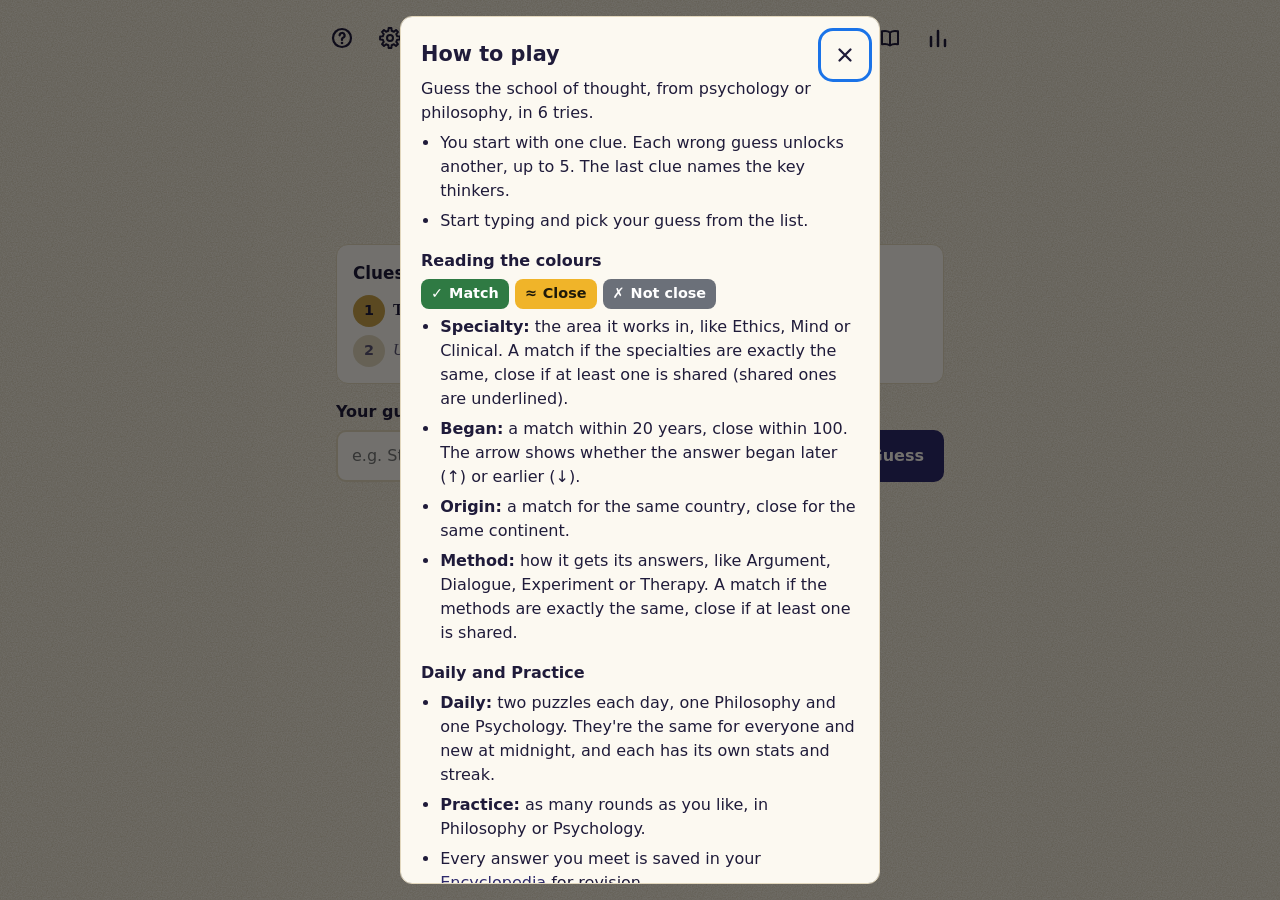
<file: index.html>
<!doctype html>
<html lang="en-IE">
<head>
  <meta charset="utf-8">
  <meta name="viewport" content="width=device-width, initial-scale=1, viewport-fit=cover">
  <meta name="description" content="Mindle: guess the school of thought in psychology and philosophy in six tries.">
  <meta name="color-scheme" content="light dark">
  <meta name="theme-color" content="#f4eee0">
  <meta name="apple-mobile-web-app-title" content="Mindle">
  <title>Mindle</title>
  <link rel="manifest" href="manifest.webmanifest">
  <link rel="icon" href="icons/icon.svg" type="image/svg+xml">
  <link rel="apple-touch-icon" href="icons/apple-touch-icon.png">
  <link rel="stylesheet" href="style.css">
  <script>
    // Before the page draws: pick the colour mood for the subject last played, and
    // Reduce motion, from the saved settings, so nothing flashes. app.js keeps them
    // up to date after this. The browser bar's colour matches the page background.
    (() => {
      const root = document.documentElement;
      let settings = {};
      try { settings = JSON.parse(localStorage.getItem('mindle.settings')) || {}; } catch {}
      const topic = settings.mode === 'practice' ? settings.filter : settings.dailyTopic;
      root.dataset.mood = topic === 'Psychology' ? 'psychology' : 'philosophy';
      root.classList.toggle('reduce-motion', Boolean(settings.reduceMotion));
      document.querySelector('meta[name="theme-color"]').content = getComputedStyle(root).getPropertyValue('--bg').trim();
    })();
  </script>
  <script type="module" src="js/app.js"></script>
</head>
<body>
  <a class="skip-link" href="#guess-input">Skip to the guess box</a>

  <header class="topbar">
    <div class="topbar-row">
      <span class="topbar-side">
        <button id="open-help" type="button" class="icon-button" aria-label="How to play" title="How to play">
          <svg viewBox="0 0 24 24" width="24" height="24" aria-hidden="true" focusable="false">
            <circle cx="12" cy="12" r="9" stroke="currentColor" stroke-width="2.2" fill="none"/>
            <path d="M9.6 9.4a2.5 2.5 0 1 1 3.4 2.4c-.6.3-1 .8-1 1.5v.6" stroke="currentColor" stroke-width="2.2" stroke-linecap="round" fill="none"/>
            <circle cx="12" cy="17" r="1.3" fill="currentColor"/>
          </svg>
        </button>
        <button id="open-settings" type="button" class="icon-button" aria-label="Settings" title="Settings">
          <svg viewBox="0 0 24 24" width="24" height="24" aria-hidden="true" focusable="false">
            <path d="M10.34 4.79L10.61 2.1L13.39 2.1L13.66 4.79L15.92 5.72L18.02 4.01L19.99 5.98L18.28 8.08L19.21 10.34L21.9 10.61L21.9 13.39L19.21 13.66L18.28 15.92L19.99 18.02L18.02 19.99L15.92 18.28L13.66 19.21L13.39 21.9L10.61 21.9L10.34 19.21L8.08 18.28L5.98 19.99L4.01 18.02L5.72 15.92L4.79 13.66L2.1 13.39L2.1 10.61L4.79 10.34L5.72 8.08L4.01 5.98L5.98 4.01L8.08 5.72Z" stroke="currentColor" stroke-width="2" stroke-linejoin="round" fill="none"/>
            <circle cx="12" cy="12" r="3" stroke="currentColor" stroke-width="2" fill="none"/>
          </svg>
        </button>
      </span>
      <h1 class="logo" aria-label="Mindle">
        <img class="logo-mark" src="icons/icon.svg" alt="" width="40" height="40">
        <span class="wordmark" aria-hidden="true">M<span class="tile-i">ı</span>ndle</span>
      </h1>
      <span class="topbar-side end">
        <a href="encyclopedia.html" class="icon-button" aria-label="Encyclopedia" title="Encyclopedia">
          <svg viewBox="0 0 24 24" width="24" height="24" aria-hidden="true" focusable="false">
            <path d="M12 6.5C10 5 7 4.6 4 5.3v13c3-.7 6-.3 8 1.2 2-1.5 5-1.9 8-1.2v-13c-3-.7-6-.3-8 1.2zm0 0v13" stroke="currentColor" stroke-width="2" stroke-linejoin="round" fill="none"/>
          </svg>
        </a>
        <button id="open-stats" type="button" class="icon-button" aria-label="Statistics" title="Statistics">
          <svg viewBox="0 0 24 24" width="24" height="24" aria-hidden="true" focusable="false">
            <path d="M5 20V11M12 20V5M19 20v-6" stroke="currentColor" stroke-width="2.5" stroke-linecap="round" fill="none"/>
          </svg>
        </button>
      </span>
    </div>
    <p id="tagline" class="tagline">Guess the school of thought in psychology or philosophy</p>
  </header>

  <main id="main">
    <p id="loading" class="loading">Loading…</p>

    <div id="game" hidden>
      <div class="controls">
        <fieldset class="segmented" id="mode-picker">
          <legend class="visually-hidden">Game mode</legend>
          <input type="radio" name="mode" id="mode-daily" value="daily">
          <label for="mode-daily">Daily</label>
          <input type="radio" name="mode" id="mode-practice" value="practice">
          <label for="mode-practice">Practice</label>
        </fieldset>

        <fieldset class="segmented small" id="daily-picker" hidden>
          <legend class="visually-hidden">Daily puzzle topic</legend>
          <input type="radio" name="daily-topic" id="daily-philosophy" value="Philosophy">
          <label for="daily-philosophy">Philosophy</label>
          <input type="radio" name="daily-topic" id="daily-psychology" value="Psychology">
          <label for="daily-psychology">Psychology</label>
        </fieldset>

        <fieldset class="segmented small" id="filter-picker" hidden>
          <legend class="visually-hidden">Practice topics</legend>
          <input type="radio" name="filter" id="filter-philosophy" value="Philosophy">
          <label for="filter-philosophy">Philosophy</label>
          <input type="radio" name="filter" id="filter-psychology" value="Psychology">
          <label for="filter-psychology">Psychology</label>
        </fieldset>
      </div>

      <p id="round-title" class="round-title"></p>

      <section class="card clues" aria-labelledby="clues-heading">
        <h2 id="clues-heading">Clues <span id="clue-count" class="clue-count"></span></h2>
        <ol id="clue-list" class="clue-list"></ol>
      </section>

      <form id="guess-form" class="guess-form" autocomplete="off" novalidate>
        <label for="guess-input" class="guess-label">
          Your guess <span id="guess-count" class="guess-count"></span>
        </label>
        <div class="guess-row">
          <div class="combo">
            <input id="guess-input" class="text-input" type="text" role="combobox"
                   aria-autocomplete="list" aria-expanded="false" aria-controls="suggestions"
                   aria-describedby="form-message"
                   placeholder="e.g. Stoicism" spellcheck="false" autocapitalize="off" autocorrect="off">
            <ul id="suggestions" class="suggestions" role="listbox" aria-label="Matching answers" hidden></ul>
          </div>
          <button type="submit" class="button primary">Guess</button>
        </div>
        <p id="form-message" class="form-message" role="status"></p>
      </form>

      <section id="result" class="card result" aria-labelledby="result-heading" hidden>
        <h2 id="result-heading" tabindex="-1"></h2>
        <p id="result-summary" class="result-summary"></p>

        <div class="answer">
          <h3 id="answer-name" class="answer-name"></h3>
          <p id="answer-meta" class="answer-meta"></p>
          <p id="answer-description"></p>
          <p><strong>Method:</strong> <span id="answer-methods"></span></p>
          <p><strong>Key figures:</strong> <span id="answer-figures"></span></p>
          <div id="answer-notes" class="answer-notes"></div>
        </div>

        <div class="result-actions">
          <button id="share" type="button" class="button primary">Share result</button>
          <button id="next-round" type="button" class="button"></button>
          <button id="result-stats" type="button" class="button">Stats</button>
        </div>
        <p id="share-message" class="share-message" role="status"></p>
        <pre id="share-fallback" class="share-fallback" hidden></pre>
        <p id="countdown" class="countdown" hidden></p>
        <p class="result-link"><a id="encyclopedia-link" href="encyclopedia.html">It's now in your Encyclopedia →</a></p>
      </section>

      <section aria-labelledby="guesses-heading">
        <h2 id="guesses-heading" class="visually-hidden">Your guesses, newest first</h2>
        <ol id="guess-list" class="guess-list" reversed></ol>
        <p id="guess-key" class="key guess-key" hidden>
          <span class="key-chip green"><span aria-hidden="true">✓</span> Match</span>
          <span class="key-chip amber"><span aria-hidden="true">≈</span> Close</span>
          <span class="key-chip grey"><span aria-hidden="true">✗</span> Not close</span>
        </p>
      </section>
    </div>

    <div id="announcer" class="visually-hidden" aria-live="polite"></div>
  </main>

  <dialog id="stats-dialog" class="dialog" aria-labelledby="stats-title">
    <div class="dialog-head">
      <h2 id="stats-title">Statistics</h2>
      <form method="dialog">
        <button class="icon-button" aria-label="Close statistics" title="Close">
          <svg viewBox="0 0 24 24" width="22" height="22" aria-hidden="true" focusable="false">
            <path d="M6 6l12 12M18 6L6 18" stroke="currentColor" stroke-width="2.5" stroke-linecap="round"/>
          </svg>
        </button>
      </form>
    </div>
    <p class="dialog-note">Daily puzzles only. Practice rounds don't count.</p>
    <fieldset class="segmented small stats-picker">
      <legend class="visually-hidden">Show stats for</legend>
      <input type="radio" name="stats-topic" id="stats-philosophy" value="Philosophy">
      <label for="stats-philosophy">Philosophy</label>
      <input type="radio" name="stats-topic" id="stats-psychology" value="Psychology">
      <label for="stats-psychology">Psychology</label>
    </fieldset>
    <dl id="stat-numbers" class="stat-numbers"></dl>
    <h3 class="dist-title" id="dist-title">Guess distribution</h3>
    <p class="dialog-note">How many guesses your daily wins took.</p>
    <ol id="distribution" class="distribution" aria-labelledby="dist-title"></ol>
  </dialog>

  <dialog id="settings-dialog" class="dialog" aria-labelledby="settings-title">
    <div class="dialog-head">
      <h2 id="settings-title">Settings</h2>
      <form method="dialog">
        <button class="icon-button" aria-label="Close settings" title="Close">
          <svg viewBox="0 0 24 24" width="22" height="22" aria-hidden="true" focusable="false">
            <path d="M6 6l12 12M18 6L6 18" stroke="currentColor" stroke-width="2.5" stroke-linecap="round"/>
          </svg>
        </button>
      </form>
    </div>
    <label class="setting" for="reduce-motion">
      <span>
        <span id="reduce-motion-name" class="setting-name">Reduce motion</span>
        <span id="reduce-motion-note" class="setting-note">Turns off the flips, slides and shakes.</span>
      </span>
      <input type="checkbox" id="reduce-motion" class="switch" role="switch"
             aria-labelledby="reduce-motion-name" aria-describedby="reduce-motion-note">
    </label>
    <p id="device-motion-note" class="dialog-note" hidden>Your device is set to reduce motion, so Mindle keeps still either way.</p>
  </dialog>

  <dialog id="help-dialog" class="dialog help-dialog" aria-labelledby="help-title">
    <div class="dialog-head">
      <h2 id="help-title">How to play</h2>
      <form method="dialog">
        <button class="icon-button" aria-label="Close how to play" title="Close">
          <svg viewBox="0 0 24 24" width="22" height="22" aria-hidden="true" focusable="false">
            <path d="M6 6l12 12M18 6L6 18" stroke="currentColor" stroke-width="2.5" stroke-linecap="round"/>
          </svg>
        </button>
      </form>
    </div>
    <p>Guess the school of thought, from psychology or philosophy, in 6 tries.</p>
    <ul>
      <li>You start with one clue. Each wrong guess unlocks another, up to 5. The last clue names the key thinkers.</li>
      <li>Start typing and pick your guess from the list.</li>
    </ul>

    <h3>Reading the colours</h3>
    <p class="key">
      <span class="key-chip green"><span aria-hidden="true">✓</span> Match</span>
      <span class="key-chip amber"><span aria-hidden="true">≈</span> Close</span>
      <span class="key-chip grey"><span aria-hidden="true">✗</span> Not close</span>
    </p>
    <ul>
      <li><strong>Specialty:</strong> the area it works in, like Ethics, Mind or Clinical. A match if the specialties are exactly the same, close if at least one is shared (shared ones are underlined).</li>
      <li><strong>Began:</strong> a match within 20 years, close within 100. The arrow shows whether the answer began later (↑) or earlier (↓).</li>
      <li><strong>Origin:</strong> a match for the same country, close for the same continent.</li>
      <li><strong>Method:</strong> how it gets its answers, like Argument, Dialogue, Experiment or Therapy. A match if the methods are exactly the same, close if at least one is shared.</li>
    </ul>

    <h3>Daily and Practice</h3>
    <ul>
      <li><strong>Daily:</strong> two puzzles each day, one Philosophy and one Psychology. They're the same for everyone and new at midnight, and each has its own stats and streak.</li>
      <li><strong>Practice:</strong> as many rounds as you like, in Philosophy or Psychology.</li>
      <li>Every answer you meet is saved in your <a href="encyclopedia.html">Encyclopedia</a> for revision.</li>
    </ul>
    <p class="dialog-note">Mindle counts visits anonymously. No cookies, no personal data.</p>
    <form method="dialog">
      <button class="button primary">Play</button>
    </form>
  </dialog>
  <script data-goatcounter="https://mindle-game.goatcounter.com/count" async src="//gc.zgo.at/count.js"></script>
</body>
</html>
</file>
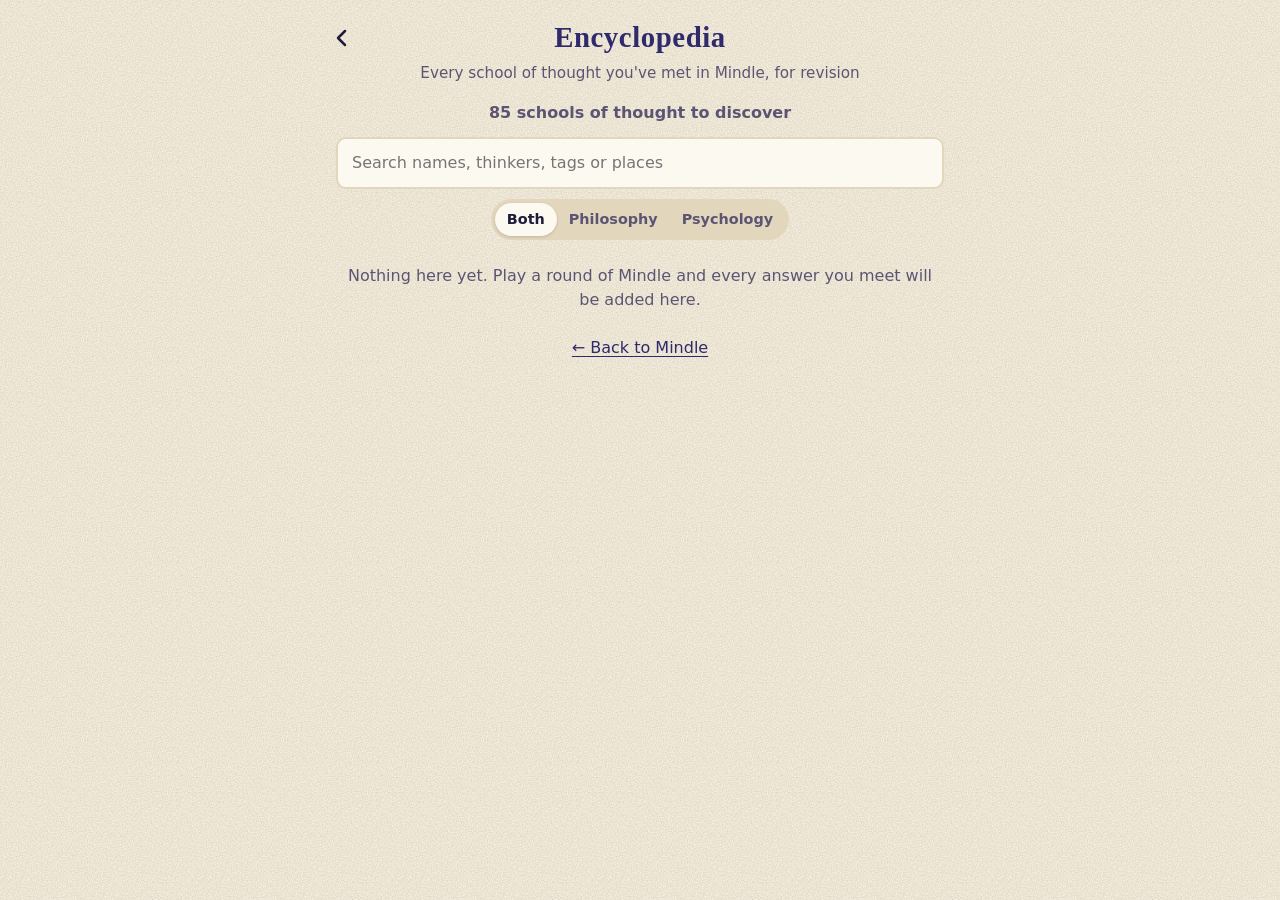
<file: encyclopedia.html>
<!doctype html>
<html lang="en-IE">
<head>
  <meta charset="utf-8">
  <meta name="viewport" content="width=device-width, initial-scale=1, viewport-fit=cover">
  <meta name="description" content="Your Mindle Encyclopedia: every school of thought you've met, for revision.">
  <meta name="color-scheme" content="light dark">
  <meta name="theme-color" content="#f4eee0">
  <meta name="apple-mobile-web-app-title" content="Mindle">
  <title>Encyclopedia · Mindle</title>
  <link rel="manifest" href="manifest.webmanifest">
  <link rel="icon" href="icons/icon.svg" type="image/svg+xml">
  <link rel="apple-touch-icon" href="icons/apple-touch-icon.png">
  <link rel="stylesheet" href="style.css">
  <script>
    // Before the page draws: pick the colour mood for the subject last played, and
    // Reduce motion, from the saved settings, so nothing flashes. app.js keeps them
    // up to date after this. The browser bar's colour matches the page background.
    (() => {
      const root = document.documentElement;
      let settings = {};
      try { settings = JSON.parse(localStorage.getItem('mindle.settings')) || {}; } catch {}
      const topic = settings.mode === 'practice' ? settings.filter : settings.dailyTopic;
      root.dataset.mood = topic === 'Psychology' ? 'psychology' : 'philosophy';
      root.classList.toggle('reduce-motion', Boolean(settings.reduceMotion));
      document.querySelector('meta[name="theme-color"]').content = getComputedStyle(root).getPropertyValue('--bg').trim();
    })();
  </script>
  <script type="module" src="js/encyclopedia.js"></script>
</head>
<body>
  <a class="skip-link" href="#search">Skip to search</a>

  <header class="topbar">
    <div class="topbar-row">
      <span class="topbar-side">
        <a class="icon-button" href="./" aria-label="Back to the game" title="Back to the game">
          <svg viewBox="0 0 24 24" width="24" height="24" aria-hidden="true" focusable="false">
            <path d="M15 5l-7 7 7 7" stroke="currentColor" stroke-width="2.5" stroke-linecap="round" stroke-linejoin="round" fill="none"/>
          </svg>
        </a>
      </span>
      <h1 class="logo page-title">Encyclopedia</h1>
      <span class="topbar-side end"></span>
    </div>
    <p class="tagline">Every school of thought you've met in Mindle, for revision</p>
  </header>

  <main id="main">
    <p id="loading" class="loading">Loading…</p>

    <div id="book" hidden>
      <p id="progress" class="progress"></p>

      <div class="book-controls">
        <label for="search" class="visually-hidden">Search your Encyclopedia</label>
        <input id="search" class="text-input" type="search" placeholder="Search names, thinkers, tags or places"
               spellcheck="false" autocapitalize="off" autocorrect="off">
        <fieldset class="segmented small">
          <legend class="visually-hidden">Topics</legend>
          <input type="radio" name="topic" id="topic-both" value="Both" checked>
          <label for="topic-both">Both</label>
          <input type="radio" name="topic" id="topic-philosophy" value="Philosophy">
          <label for="topic-philosophy">Philosophy</label>
          <input type="radio" name="topic" id="topic-psychology" value="Psychology">
          <label for="topic-psychology">Psychology</label>
        </fieldset>
      </div>
      <p id="match-count" class="match-count" role="status"></p>

      <section id="revise-section" class="book-section" aria-labelledby="revise-heading">
        <h2 id="revise-heading">To revise</h2>
        <p class="section-note">Answers you've missed and not solved yet.</p>
        <ol id="revise-list" class="entries"></ol>
      </section>

      <section id="solved-section" class="book-section" aria-labelledby="solved-heading">
        <h2 id="solved-heading">Solved</h2>
        <ol id="solved-list" class="entries"></ol>
      </section>

      <p id="empty" class="empty" hidden></p>
      <p class="back-link"><a href="./">← Back to Mindle</a></p>
    </div>
  </main>
  <script data-goatcounter="https://mindle-game.goatcounter.com/count" async src="//gc.zgo.at/count.js"></script>
</body>
</html>
</file>
<file: style.css>
/* Mindle styles. Phone first: the base rules are for small screens, and the
   @media (min-width: …) blocks at the bottom adjust things for wider ones.
   Every colour is a variable on :root, so dark mode and the two subjects' moods
   only have to swap the variables. */

/* Shared by both moods. */
:root {
  /* Feedback colours, the same in both moods. Each pair has a contrast ratio of at least 4.5:1. */
  --green: #2f7a43;
  --green-text: #ffffff;
  --amber: #f0b429;
  --amber-text: #1f1a0a;
  --grey: #6b7079;
  --grey-text: #ffffff;

  --radius: 12px;
  --font: system-ui, -apple-system, "Segoe UI", Roboto, sans-serif;
  --font-display: Georgia, "Times New Roman", serif;
  color-scheme: light dark;
}

/* The moods: <html data-mood="philosophy" | "psychology">, set from the subject
   being played (see applyMood in app.js). Philosophy is warm and scholarly:
   parchment, deep indigo, gold accents and serif clues. Psychology is cool and
   modern: misty white, teal and violet, all sans-serif. Every text colour here
   has a contrast ratio of at least 4.5:1 with the backgrounds it's used on. */
:root {
  --bg: #f4eee0;
  --card: #fcf9f1;
  --text: #1f1b3a;
  --muted: #5b5573;
  --line: #e2d7bd;
  --accent: #2e2a6b; /* buttons, links, the logo */
  --accent-text: #fcf9f1;
  --highlight: #c9a24a; /* clue numbers and the answer card's border */
  --highlight-text: #1f1b3a;
  --focus: #1a73e8;
  --bar: #8f89c4; /* stats bars; today's result uses --accent */
  --clue-font: var(--font-display);
  --heading-font: var(--font-display);
  /* Paper grain: faint brown speckles over the page (see body::before). */
  --grain: url("data:image/svg+xml,%3Csvg xmlns='http://www.w3.org/2000/svg' width='200' height='200'%3E%3Cfilter id='g'%3E%3CfeTurbulence type='fractalNoise' baseFrequency='0.8' numOctaves='3' stitchTiles='stitch'/%3E%3CfeColorMatrix values='0 0 0 0 0.36 0 0 0 0 0.27 0 0 0 0 0.12 0.45 0 0 0 -0.13'/%3E%3C/filter%3E%3Crect width='100%25' height='100%25' filter='url(%23g)'/%3E%3C/svg%3E");
  --grain-opacity: 1;
}
:root[data-mood="psychology"] {
  --bg: #eef5f5;
  --card: #ffffff;
  --text: #10282b;
  --muted: #4a6466;
  --line: #cfe0df;
  --accent: #0d6e69;
  --accent-text: #ffffff;
  --highlight: #6a4fd6;
  --highlight-text: #ffffff;
  --bar: #4a9893;
  --clue-font: var(--font);
  --heading-font: var(--font);
  --grain-opacity: 0;
}

@media (prefers-color-scheme: dark) {
  :root {
    --green: #3c8f53;
    --amber: #e3a72a;
    --grey: #4b4f58;

    --bg: #14122a;
    --card: #1e1b3b;
    --text: #efe8d6;
    --muted: #b8b0d2;
    --line: #353060;
    --accent: #e0bf68;
    --accent-text: #14122a;
    --highlight: #e0bf68;
    --highlight-text: #14122a;
    --focus: #8ab4f8;
    --bar: #6a62a8;
    /* Cream speckles, fainter, on the dark indigo. */
    --grain: url("data:image/svg+xml,%3Csvg xmlns='http://www.w3.org/2000/svg' width='200' height='200'%3E%3Cfilter id='g'%3E%3CfeTurbulence type='fractalNoise' baseFrequency='0.8' numOctaves='3' stitchTiles='stitch'/%3E%3CfeColorMatrix values='0 0 0 0 0.94 0 0 0 0 0.9 0 0 0 0 0.8 0.3 0 0 0 -0.1'/%3E%3C/filter%3E%3Crect width='100%25' height='100%25' filter='url(%23g)'/%3E%3C/svg%3E");
  }
  :root[data-mood="psychology"] {
    --bg: #0c191c;
    --card: #142529;
    --text: #e2f1f0;
    --muted: #9ebdbb;
    --line: #24403f;
    --accent: #4fd1c5;
    --accent-text: #0c191c;
    --highlight: #b3a3ff;
    --highlight-text: #1a1240;
    --bar: #2f8a83;
  }
}

/* Switching subject fades between the moods over half a second (app.js adds
   this class for a moment). Settings → Reduce motion turns it off, further down. */
.mood-changing, .mood-changing *, .mood-changing *::before, .mood-changing *::after {
  transition: background-color 0.5s ease, color 0.5s ease, border-color 0.5s ease, opacity 0.5s ease !important;
}

* { box-sizing: border-box; }
[hidden] { display: none !important; }

body {
  margin: 0;
  background: var(--bg);
  color: var(--text);
  font-family: var(--font);
  font-size: 16px;
  line-height: 1.5;
  -webkit-text-size-adjust: 100%;
}
/* The Philosophy mood's paper grain, fixed behind everything. */
body::before {
  content: '';
  position: fixed;
  inset: 0;
  z-index: -1;
  pointer-events: none;
  background-image: var(--grain);
  opacity: var(--grain-opacity);
}

/* Keyboard users always see where they are. */
:focus-visible {
  outline: 3px solid var(--focus);
  outline-offset: 2px;
}

.visually-hidden {
  position: absolute !important;
  width: 1px; height: 1px;
  margin: -1px; padding: 0; border: 0;
  overflow: hidden;
  clip: rect(0 0 0 0);
  white-space: nowrap;
}

.skip-link {
  position: absolute;
  left: 16px; top: -48px;
  padding: 8px 12px;
  background: var(--accent);
  color: var(--accent-text);
  border-radius: 8px;
  z-index: 10;
}
.skip-link:focus { top: 8px; }

/* ---------- header ---------- */

.topbar {
  text-align: center;
  padding: max(16px, env(safe-area-inset-top)) 16px 4px;
}
/* Logo in the middle, a button slot each side (same width, so the logo stays centred). */
.topbar-row {
  max-width: 640px;
  margin: 0 auto;
  display: grid;
  grid-template-columns: 96px 1fr 96px;
  align-items: center;
}
.topbar-side { display: flex; gap: 4px; }
.topbar-side.end { justify-content: flex-end; }

.icon-button {
  display: inline-grid;
  place-items: center;
  width: 44px; height: 44px; /* big enough to tap */
  border: 0;
  border-radius: 10px;
  background: transparent;
  color: var(--text);
  cursor: pointer;
}
.icon-button:hover { background: var(--line); }
.logo {
  margin: 0;
  font-family: var(--font-display);
  font-size: 2.2rem;
  letter-spacing: 0.02em;
  color: var(--accent);
}
/* The game page's logo: the owl beside the name. It shrinks a little on narrow
   phones so it fits between the header buttons. */
.logo[aria-label] {
  display: flex;
  align-items: center;
  justify-content: center;
  gap: 0.22em;
  font-size: clamp(1.6rem, 7vw, 2.2rem);
  line-height: 1.1;
}
.logo-mark { width: 1.15em; height: 1.15em; flex: none; }
/* The dot on the "i" is a little green feedback tile. The letter is a dotless ı,
   and the tile is drawn where its dot would be. */
.tile-i { position: relative; }
.tile-i::after {
  content: '';
  position: absolute;
  left: 50%;
  top: 0.17em;
  width: 0.18em;
  height: 0.18em;
  margin-left: -0.09em;
  border-radius: 0.05em;
  background: var(--green);
}
@media (max-width: 359px) {
  .logo-mark { display: none; }
}
.tagline {
  margin: 2px 0 0;
  color: var(--muted);
  font-size: 0.95rem;
}

main {
  max-width: 640px;
  margin: 0 auto;
  padding: 8px 16px max(32px, env(safe-area-inset-bottom));
}

.loading { text-align: center; color: var(--muted); }

/* ---------- mode and topic pickers ---------- */
/* Real radio buttons underneath (so keyboards and screen readers just work),
   styled to look like a pill-shaped switch. */

.controls {
  display: flex;
  flex-direction: column;
  align-items: center;
  gap: 8px;
  margin-top: 4px;
}
.segmented {
  display: inline-flex;
  margin: 0;
  padding: 4px;
  border: 0;
  border-radius: 999px;
  background: var(--line);
}
.segmented input {
  position: absolute;
  opacity: 0;
  width: 1px; height: 1px;
}
.segmented label {
  padding: 8px 18px;
  border-radius: 999px;
  font-weight: 600;
  color: var(--muted);
  cursor: pointer;
}
.segmented.small label { padding: 6px 12px; font-size: 0.9rem; }
.segmented input:checked + label {
  background: var(--card);
  color: var(--text);
  box-shadow: 0 1px 3px rgb(0 0 0 / 0.15);
}
.segmented input:focus-visible + label {
  outline: 3px solid var(--focus);
  outline-offset: 1px;
}

.round-title {
  text-align: center;
  margin: 10px 0 0;
  color: var(--muted);
  font-weight: 600;
}

h2 { font-size: 1.05rem; margin: 0 0 8px; }
.clue-count { font-weight: 400; color: var(--muted); }

.card {
  background: var(--card);
  border: 1px solid var(--line);
  border-radius: var(--radius);
  padding: 16px;
  margin: 12px 0;
}

/* ---------- clues ---------- */

.clue-list {
  margin: 0;
  padding: 0;
  list-style: none;
  display: grid;
  gap: 8px;
}
.clue {
  display: grid;
  grid-template-columns: 2rem 1fr;
  gap: 8px;
  align-items: start;
}
.clue-number {
  display: inline-grid;
  place-items: center;
  width: 2rem; height: 2rem;
  border-radius: 50%;
  background: var(--highlight);
  color: var(--highlight-text);
  font-weight: 700;
  font-size: 0.9rem;
}
.clue p { margin: 0.2rem 0 0; font-family: var(--clue-font); }
.clue.locked .clue-number { background: var(--line); color: var(--muted); }
.clue.locked p { color: var(--muted); font-style: italic; }
.clue.newest p { font-weight: 600; }

/* ---------- guess box ---------- */

.guess-form { margin: 16px 0; }
.guess-label { display: block; font-weight: 600; margin-bottom: 6px; }
.guess-count { font-weight: 400; color: var(--muted); }

.guess-row { display: flex; gap: 8px; }
.combo { position: relative; flex: 1; min-width: 0; }

.text-input {
  width: 100%;
  font: inherit;
  font-size: 1rem; /* 16px or more stops iPhones zooming in on focus */
  padding: 12px 14px;
  border: 2px solid var(--line);
  border-radius: 10px;
  background: var(--card);
  color: var(--text);
}
.text-input:focus-visible { border-color: var(--focus); outline-offset: 0; }

.suggestions {
  position: absolute;
  left: 0; right: 0; top: calc(100% + 4px);
  margin: 0; padding: 4px;
  list-style: none;
  background: var(--card);
  border: 1px solid var(--line);
  border-radius: 10px;
  box-shadow: 0 8px 24px rgb(0 0 0 / 0.18);
  z-index: 5;
  max-height: 50vh;
  overflow-y: auto;
}
.suggestions li {
  padding: 10px 12px;
  border-radius: 8px;
  cursor: pointer;
}
.suggestions li .alias { color: var(--muted); font-size: 0.85rem; }
.suggestions li[aria-selected="true"],
.suggestions li:hover {
  background: var(--accent);
  color: var(--accent-text);
}
.suggestions li[aria-selected="true"] .alias,
.suggestions li:hover .alias { color: inherit; }

.button {
  font: inherit;
  font-weight: 600;
  padding: 12px 18px;
  border-radius: 10px;
  border: 2px solid var(--accent);
  background: transparent;
  color: var(--accent);
  cursor: pointer;
}
.button.primary { background: var(--accent); color: var(--accent-text); }
.button:hover { filter: brightness(1.08); }

.form-message { min-height: 1.5em; margin: 6px 0 0; color: var(--muted); font-size: 0.95rem; }

/* ---------- guesses ---------- */

.guess-list { margin: 0; padding: 0; list-style: none; display: grid; gap: 12px; }

.guess {
  background: var(--card);
  border: 1px solid var(--line);
  border-radius: var(--radius);
  padding: 12px;
}
.guess-name { margin: 0 0 8px; font-weight: 700; }
.guess-name .guess-no { color: var(--muted); font-weight: 400; }

/* Two cells per row on phones, four on wider screens (see bottom). */
.cells {
  display: grid;
  grid-template-columns: repeat(2, 1fr);
  gap: 6px;
}
.cell {
  position: relative;
  border-radius: 8px;
  padding: 8px 10px;
  min-height: 82px;
  display: flex;
  flex-direction: column;
  gap: 2px;
  background: var(--tile);
  color: var(--tile-text);
}
/* Each box's colours, as variables so the flip animation can reveal them. */
.cell.green { --tile: var(--green); --tile-text: var(--green-text); }
.cell.amber { --tile: var(--amber); --tile-text: var(--amber-text); }
.cell.grey  { --tile: var(--grey);  --tile-text: var(--grey-text); }

.cell-label {
  font-size: 0.72rem;
  text-transform: uppercase;
  letter-spacing: 0.06em;
  opacity: 0.85;
}
.cell-value { font-weight: 700; line-height: 1.25; overflow-wrap: anywhere; }
.cell-note { font-size: 0.85rem; line-height: 1.25; }
/* A symbol in the corner, so the colours can be told apart without seeing colour. */
.cell-icon {
  position: absolute;
  top: 6px; right: 8px;
  font-weight: 700;
}
.tag.shared { text-decoration: underline; text-underline-offset: 3px; }
/* The colour key under the guesses: the How to play chips, a little smaller. */
.guess-key { justify-content: center; margin: 12px 0 0; }
.guess-key .key-chip { font-size: 0.8rem; padding: 3px 8px; }

/* ---------- result ---------- */

.result { border-width: 2px; border-color: var(--highlight); }
.result h2 { font-size: 1.3rem; outline: none; }
.result-summary { margin-top: 0; color: var(--muted); }
.answer-name { font-family: var(--heading-font); font-size: 1.5rem; margin: 0; }
.answer-meta { margin: 2px 0 8px; color: var(--muted); }
.answer-notes { font-size: 0.9rem; color: var(--muted); }
.answer-notes:empty { display: none; }

/* Share gets its own full-width row; the other buttons share the row below. */
.result-actions {
  display: flex;
  flex-wrap: wrap;
  gap: 8px;
  margin-top: 16px;
}
.result-actions .button { flex: 1 1 0; }
.result-actions #share { flex-basis: 100%; }
.share-message { min-height: 1.5em; margin: 8px 0 0; font-weight: 600; }
.share-message:empty { min-height: 0; }
.share-fallback {
  white-space: pre-wrap;
  font: inherit;
  background: var(--bg);
  border-radius: 8px;
  padding: 10px;
  user-select: all;
  -webkit-user-select: all;
}
.countdown {
  margin: 8px 0 0;
  color: var(--muted);
  font-variant-numeric: tabular-nums;
}

/* ---------- statistics dialog ---------- */

.dialog {
  width: min(420px, calc(100% - 32px));
  max-height: calc(100% - 32px);
  padding: 16px 20px 20px;
  border: 1px solid var(--line);
  border-radius: var(--radius);
  background: var(--card);
  color: var(--text);
}
.dialog::backdrop { background: rgb(0 0 0 / 0.55); }
.dialog-head {
  display: flex;
  align-items: center;
  justify-content: space-between;
  margin-right: -8px;
}
.dialog-head h2 { margin: 0; font-size: 1.3rem; }
.dialog-head form { margin: 0; }
.dialog-note { margin: 2px 0 12px; color: var(--muted); font-size: 0.9rem; }

/* ---------- settings dialog ---------- */

.setting {
  display: flex;
  align-items: center;
  justify-content: space-between;
  gap: 16px;
  padding: 14px 0 10px;
  cursor: pointer;
}
.setting-name { display: block; font-weight: 600; }
.setting-note { display: block; color: var(--muted); font-size: 0.9rem; }
/* An on/off switch: a checkbox drawn as a pill with a sliding knob. */
.switch {
  appearance: none;
  flex: none;
  position: relative;
  width: 50px; height: 30px;
  margin: 0;
  border-radius: 999px;
  background: var(--grey);
  cursor: pointer;
  transition: background 0.2s;
}
.switch::before {
  content: '';
  position: absolute;
  top: 4px; left: 4px;
  width: 22px; height: 22px;
  border-radius: 50%;
  background: #ffffff;
  transition: transform 0.2s;
}
.switch:checked { background: var(--accent); }
.switch:checked::before { transform: translateX(20px); background: var(--accent-text); }
.stats-picker { display: flex; width: fit-content; margin: 0 auto; }

/* Four numbers in a row: the big number on top, its label underneath. */
.stat-numbers {
  display: grid;
  grid-template-columns: repeat(4, 1fr);
  gap: 4px;
  margin: 12px 0 20px;
  text-align: center;
}
/* The label comes first in the HTML (that's how <dl> works) but shows second,
   so the numbers stay in one line even when a label wraps. */
.stat-numbers div { display: grid; align-content: start; }
.stat-numbers dd { grid-row: 1; margin: 0; font-size: 1.8rem; font-weight: 700; line-height: 1.1; font-variant-numeric: tabular-nums; }
.stat-numbers dt { grid-row: 2; font-size: 0.78rem; color: var(--muted); line-height: 1.2; margin-top: 4px; }

.dist-title { font-size: 1rem; margin: 0; }

/* Guess distribution: one thin bar per guess count, drawn from the left edge.
   The count sits just past the end of each bar, in normal text colour. */
.distribution { list-style: none; margin: 0; padding: 0; display: grid; gap: 6px; }
.dist-row {
  display: grid;
  grid-template-columns: 1.2rem 1fr;
  align-items: center;
  gap: 8px;
  font-variant-numeric: tabular-nums;
}
.dist-label { font-weight: 600; text-align: right; }
.dist-track { display: flex; align-items: center; gap: 6px; min-width: 0; }
.dist-bar {
  height: 20px;
  min-width: 4px;
  border-radius: 0 4px 4px 0;
  background: var(--bar);
}
.dist-bar.today { background: var(--accent); }
.dist-count { font-size: 0.9rem; }
.dist-empty { color: var(--muted); margin: 8px 0 0; }

@media (min-width: 560px) {
  .cells { grid-template-columns: repeat(4, 1fr); }
  .cell { min-height: 96px; }
}

/* ---------- pop-up message after each guess ---------- */

/* Centred with left/right 0 and auto margins. (left: 50% would leave it only
   half the screen to grow into, so its text would wrap too early.) */
.toast {
  position: fixed;
  top: max(14px, env(safe-area-inset-top));
  left: 0;
  right: 0;
  margin-inline: auto;
  width: max-content;
  z-index: 30;
  pointer-events: none; /* never blocks a tap */
  display: flex;
  flex-direction: column;
  align-items: center;
  min-width: 180px;
  max-width: calc(100% - 32px);
  padding: 10px 20px;
  border-radius: 16px;
  text-align: center;
  box-shadow: 0 8px 24px rgb(0 0 0 / 0.25);
}
.toast.good { background: var(--green); color: var(--green-text); }
.toast.bad { background: var(--text); color: var(--bg); } /* inverted, so it stands out in light and dark mode */
.toast-title { font-weight: 700; font-size: 1.05rem; }
.toast-detail { font-size: 0.85rem; opacity: 0.9; }

/* ---------- animations ----------
   Only for people who haven't asked their device to reduce motion.
   --i is each feedback box's position (0 to 3), set in app.js, so they flip one after another. */

/* Settings → Reduce motion (the reduce-motion class on <html>) does the same as the device setting. */
.reduce-motion *, .reduce-motion *::before, .reduce-motion *::after {
  animation: none !important;
  transition: none !important;
}

@media (prefers-reduced-motion: no-preference) {
  .toast { animation: toast-in 0.4s cubic-bezier(0.2, 1.5, 0.4, 1) both; }
  .toast.leaving { animation: toast-out 0.25s ease-in both; }

  /* A new row's boxes flip over one after another, like Wordle's, showing their
     colour halfway. All four have flipped after 1.1s (REVEAL_TIME in app.js). */
  .guess.new { animation: row-in 0.2s ease-out both; }
  .guess.new .cell { animation: tile-flip 0.45s ease-in-out calc(var(--i) * 0.22s) both; }
  /* Right answer: once they've flipped, the boxes hop one after another. */
  .guess.new.correct .cell {
    animation:
      tile-flip 0.45s ease-in-out calc(var(--i) * 0.22s) both,
      hop 0.45s ease-in-out calc(1.15s + var(--i) * 90ms);
  }
  /* Wrong answer: the row gives a small shake once its boxes have flipped. */
  .guess.new.wrong {
    animation:
      row-in 0.2s ease-out both,
      shake 0.42s ease-in-out 1.15s;
  }
  /* A newly unlocked clue fades in as the boxes finish flipping. */
  .clue.appear { animation: clue-in 0.45s ease-out 1.1s both; }

  .result.reveal { animation: card-in 0.45s cubic-bezier(0.2, 1.3, 0.4, 1) both; }

  @keyframes toast-in {
    from { opacity: 0; transform: translateY(-10px) scale(0.85); }
    to { opacity: 1; transform: none; }
  }
  @keyframes toast-out {
    to { opacity: 0; transform: translateY(-8px) scale(0.95); }
  }
  @keyframes row-in {
    from { opacity: 0; }
    to { opacity: 1; }
  }
  /* Blank (the empty-box grey) until it's edge-on, then its real colour. */
  @keyframes tile-flip {
    0% { transform: perspective(400px) rotateX(0); background: var(--line); color: transparent; }
    50% { transform: perspective(400px) rotateX(-90deg); background: var(--line); color: transparent; }
    50.1% { background: var(--tile); color: var(--tile-text); }
    100% { transform: perspective(400px) rotateX(0); background: var(--tile); color: var(--tile-text); }
  }
  @keyframes clue-in {
    from { opacity: 0; transform: translateY(-6px); }
    to { opacity: 1; transform: none; }
  }
  @keyframes hop {
    0%, 100% { transform: translateY(0); }
    40% { transform: translateY(-7px); }
  }
  @keyframes shake {
    0%, 100% { transform: translateX(0); }
    20% { transform: translateX(-6px); }
    40% { transform: translateX(5px); }
    60% { transform: translateX(-3px); }
    80% { transform: translateX(2px); }
  }
  @keyframes card-in {
    from { opacity: 0; transform: translateY(8px) scale(0.97); }
    to { opacity: 1; transform: none; }
  }
}

/* ---------- result card: link to the Encyclopedia ---------- */

.result-link { margin: 12px 0 0; }
a { color: var(--accent); text-underline-offset: 3px; }

/* ---------- How to play ---------- */

.help-dialog { width: min(480px, calc(100% - 32px)); }
.help-dialog h3 { font-size: 1rem; margin: 16px 0 6px; }
.help-dialog p, .help-dialog li { margin: 0 0 6px; }
.help-dialog ul { padding-left: 1.2rem; margin: 0; }
.key { display: flex; flex-wrap: wrap; gap: 6px; margin: 8px 0; }
/* Small coloured chips that match the feedback boxes in the game. */
.key-chip {
  display: inline-flex;
  align-items: center;
  gap: 6px;
  padding: 4px 10px;
  border-radius: 8px;
  font-size: 0.9rem;
  font-weight: 600;
}
.key-chip.green { background: var(--green); color: var(--green-text); }
.key-chip.amber { background: var(--amber); color: var(--amber-text); }
.key-chip.grey { background: var(--grey); color: var(--grey-text); }
.help-dialog .button.primary { width: 100%; margin-top: 16px; }

/* ---------- Encyclopedia page ---------- */

.logo.page-title { font-size: 1.8rem; }
.progress { text-align: center; color: var(--muted); font-weight: 600; margin: 4px 0 12px; }
.book-controls { display: flex; flex-direction: column; align-items: center; gap: 10px; }
.match-count { text-align: center; color: var(--muted); font-size: 0.9rem; margin: 6px 0 0; }
.match-count:empty { margin: 0; }
.book-section h2 { font-size: 1.2rem; margin: 20px 0 2px; }
.section-note { color: var(--muted); margin: 0 0 8px; font-size: 0.95rem; }
.entries { list-style: none; margin: 0; padding: 0; }
.entry { scroll-margin: 16px; }
.entry-name { font-family: var(--heading-font); font-size: 1.35rem; margin: 0; }
.entry-meta { color: var(--muted); margin: 2px 0 8px; }
#revise-list .entry { border-left: 5px solid var(--amber); }
.tag-list { list-style: none; display: flex; flex-wrap: wrap; gap: 6px; margin: 0 0 10px; padding: 0; }
.tag-chip {
  padding: 2px 10px;
  border-radius: 999px;
  border: 1px solid var(--line);
  font-size: 0.85rem;
  color: var(--muted);
}
.entry-clues { margin: 8px 0; }
.entry-clues summary { cursor: pointer; color: var(--accent); font-weight: 600; padding: 4px 0; }
.entry-clues ol { margin: 6px 0 0; padding-left: 1.4rem; }
.entry-clues li { margin-bottom: 4px; }
.entry-record { color: var(--muted); font-size: 0.85rem; margin: 8px 0 0; }
.entry.highlight { outline: 3px solid var(--accent); outline-offset: 2px; }
.empty { text-align: center; color: var(--muted); margin: 24px 0; }
.back-link { text-align: center; margin: 24px 0 8px; }

@media (prefers-reduced-motion: no-preference) {
  .entry.highlight { animation: glow 1.6s ease-out 2; }
  @keyframes glow {
    50% { outline-color: transparent; }
  }
}
</file>
